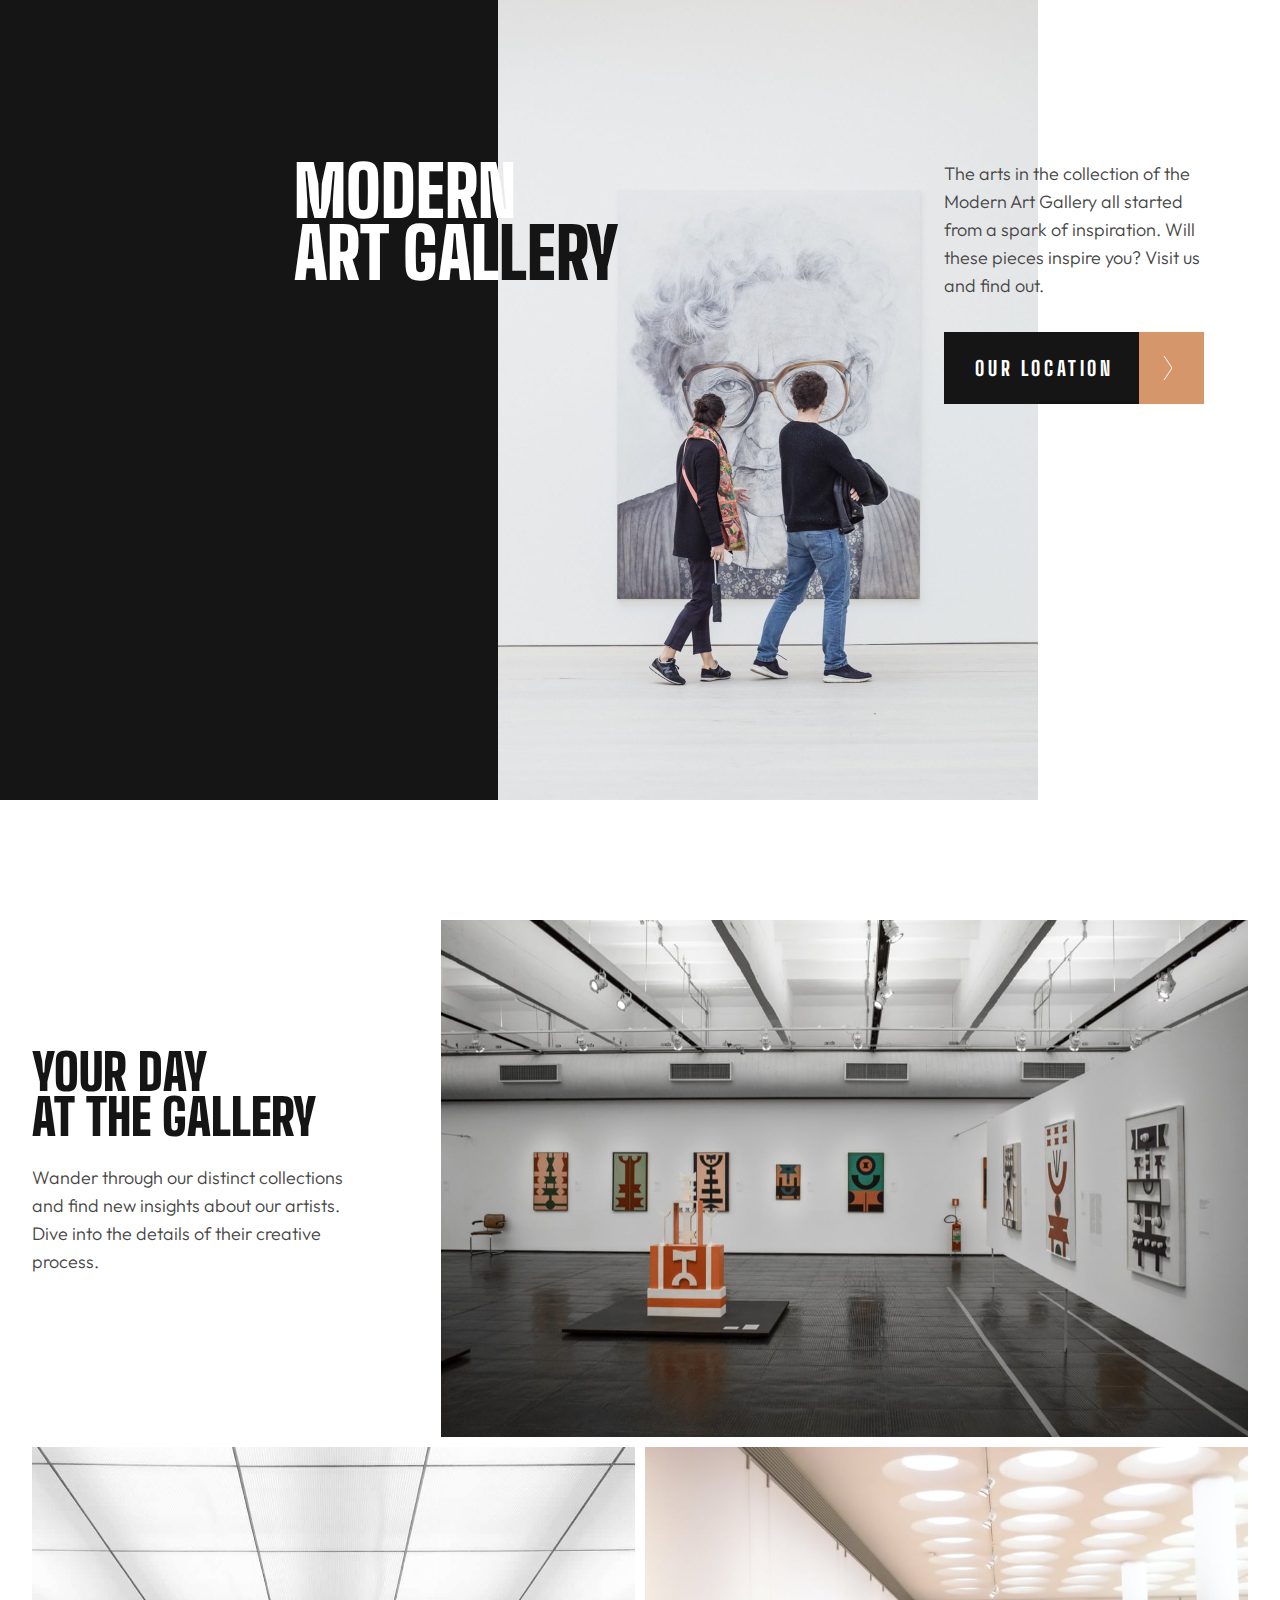
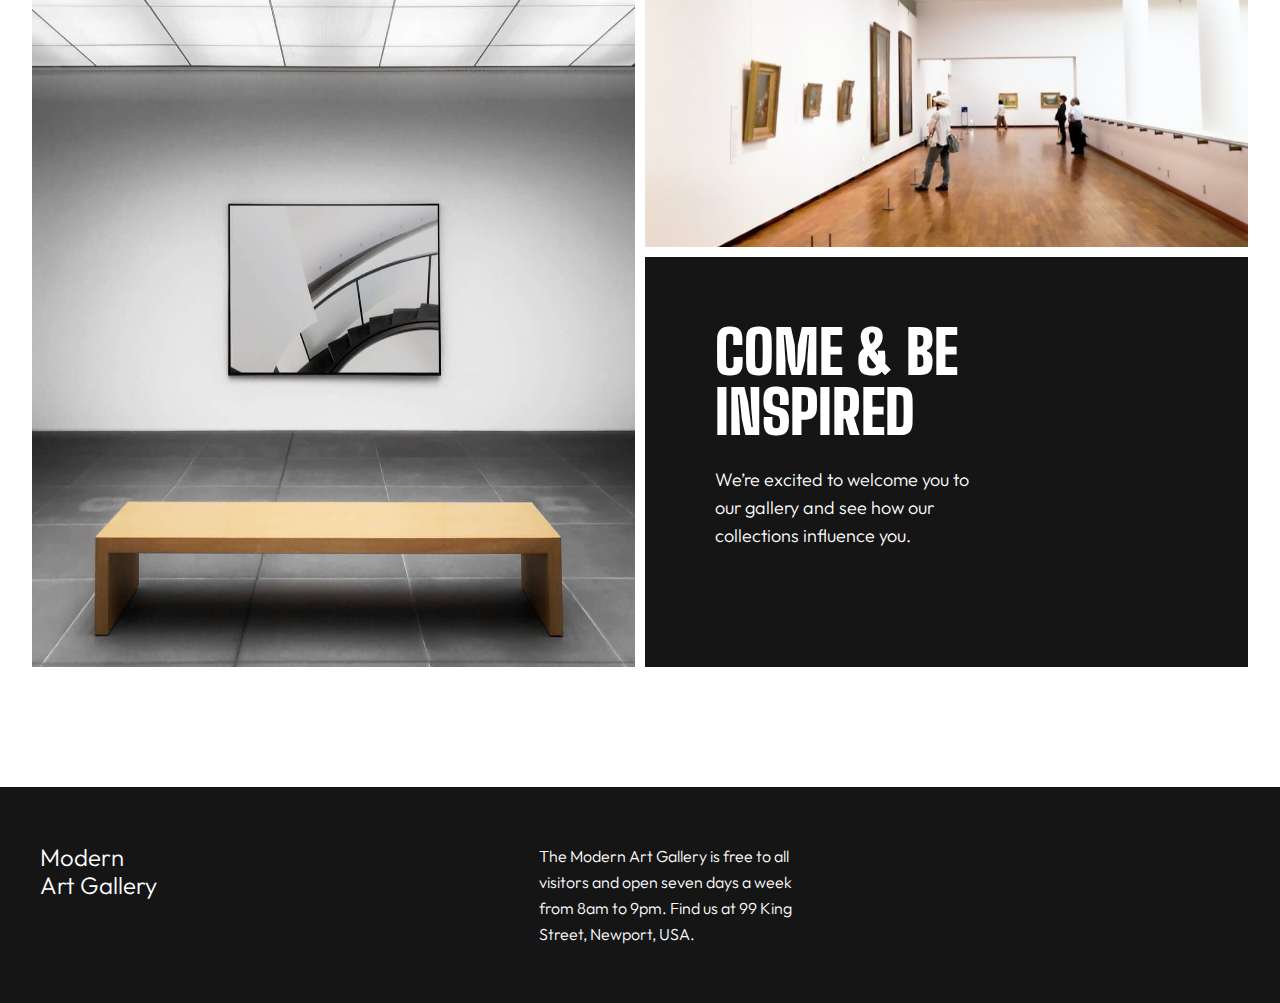
<file: code/index.html>
<!DOCTYPE html>
<html lang="en">
  <head>
    <meta charset="UTF-8" />
    <meta name="viewport" content="width=device-width, initial-scale=1.0" />
    <!-- Link CSS File -->
    <link rel="stylesheet" href="style.css" />
    <!-- Link Google Fonts -->
    <link rel="preconnect" href="https://fonts.googleapis.com" />
    <link rel="preconnect" href="https://fonts.gstatic.com" crossorigin />
    <link
      href="https://fonts.googleapis.com/css2?family=Big+Shoulders+Display:wght@800;900&family=Outfit:wght@300&display=swap"
      rel="stylesheet"
    />
    <!-- FontAwesome -->
    <link
      rel="stylesheet"
      href="https://use.fontawesome.com/releases/v5.15.4/css/all.css"
      integrity="sha384-DyZ88mC6Up2uqS4h/KRgHuoeGwBcD4Ng9SiP4dIRy0EXTlnuz47vAwmeGwVChigm"
      crossorigin="anonymous"
    />
    <link
      rel="icon"
      type="image/png"
      sizes="32x32"
      href="./assets/favicon-32x32.png"
    />

    <title>Art Gallery Website</title>
  </head>
  <body>
    <!-- HEADER -->
    <header>
      <div class="image-wrapper">
        <img src="assets/mobile/image-hero@2x.jpg" alt="hero image" />
        <img src="assets/tablet/image-hero@2x.jpg" alt="hero image" />
        <div class="hero-desktop">
          <div class="hero-desktop-black"></div>
          <img src="assets/desktop/image-hero@2x.jpg" alt="hero image" />
        </div>
      </div>
      <div class="banner">
        <h1>Modern <br />Art Gal<span>lery</span></h1>
        <div class="banner-main">
          <p>
            The arts in the collection of the Modern Art Gallery all started
            from a spark of inspiration. Will these pieces inspire you? Visit us
            and find out.
          </p>
          <button onclick="location.href='location.html'" type="button">
            <p>Our location</p>
            <img src="assets/icon-arrow-right.svg" alt="arrow image" />
          </button>
        </div>
      </div>
    </header>

    <!-- MAIN -->
    <main>
      <div class="container">
        <div class="grid-row1-txt">
          <h2>Your day <br />at the gallery</h2>
          <p>
            Wander through our distinct collections and find new insights about
            our artists. Dive into the details of their creative process.
          </p>
        </div>
        <div class="grid-row1-img">
          <img src="assets/mobile/image-grid-1.jpg" alt="gallery image" />
          <img src="assets/tablet/image-grid-1.jpg" alt="gallery image" />
          <img src="assets/desktop/image-grid-1@2x.jpg" alt="gallery image" />
        </div>
        <div class="grid-col1-img">
          <img src="assets/mobile/image-grid-2.jpg" alt="gallery image" />
          <img src="assets/tablet/image-grid-2.jpg" alt="gallery image" />
          <img src="assets/desktop/image-grid-2@2x.jpg" alt="gallery image" />
        </div>
        <div class="grid-col2-img">
          <img src="assets/mobile/image-grid-3.jpg" alt="gallery image" />
          <img src="assets/tablet/image-grid-3.jpg" alt="gallery image" />
          <img src="assets/desktop/image-grid-3@2x.jpg" alt="gallery image" />
        </div>
        <div class="grid-col2-txt">
          <h2>Come &amp; be inspired</h2>
          <p>
            We’re excited to welcome you to our gallery and see how our
            collections influence you.
          </p>
        </div>
      </div>
    </main>

    <!-- FOOTER -->
    <footer>
      <h3>
        Modern <br />
        Art Gallery
      </h3>
      <p>
        The Modern Art Gallery is free to all visitors and open seven days a
        week from 8am to 9pm. Find us at 99 King Street, Newport, USA.
      </p>
      <div class="social">
        <a href="#"><i class="fab fa-facebook"></i></a>
        <a href="#"><i class="fab fa-instagram"></i></a>
        <a href="#"><i class="fab fa-twitter"></i></a>
      </div>
    </footer>
  </body>
</html>
</file>
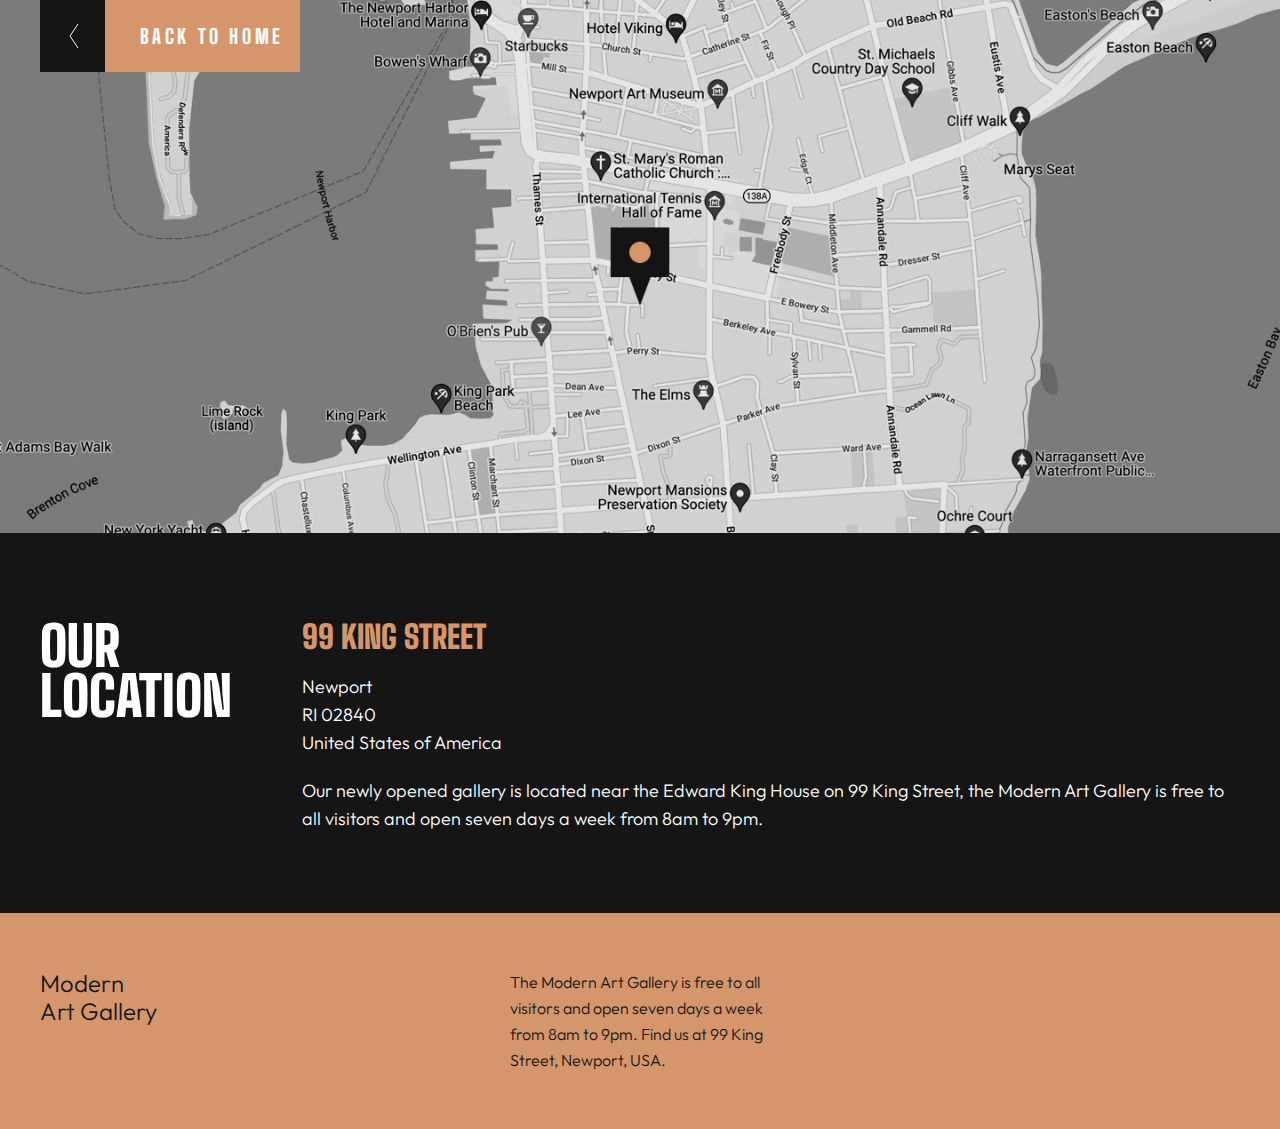
<file: code/location.html>
<!DOCTYPE html>
<html lang="en">
  <head>
    <meta charset="UTF-8" />
    <meta name="viewport" content="width=device-width, initial-scale=1.0" />
    <!-- Link CSS File -->
    <link rel="stylesheet" href="location.css" />

    <!-- Link Google Fonts -->
    <link rel="preconnect" href="https://fonts.googleapis.com" />
    <link rel="preconnect" href="https://fonts.gstatic.com" crossorigin />
    <link
      href="https://fonts.googleapis.com/css2?family=Big+Shoulders+Display:wght@800;900&family=Outfit:wght@300&display=swap"
      rel="stylesheet"
    />

    <!-- FontAwesome -->
    <link
      rel="stylesheet"
      href="https://use.fontawesome.com/releases/v5.15.4/css/all.css"
      integrity="sha384-DyZ88mC6Up2uqS4h/KRgHuoeGwBcD4Ng9SiP4dIRy0EXTlnuz47vAwmeGwVChigm"
      crossorigin="anonymous"
    />
    <link
      rel="icon"
      type="image/png"
      sizes="32x32"
      href="./assets/favicon-32x32.png"
    />

    <title>Art gallery website</title>
  </head>
  <body>
    <!-- HEADER -->
    <header>
      <img src="./assets/mobile/image-map.png" alt="map" />
      <img src="./assets/tablet/image-map.png" alt="map" />
      <img src="./assets/desktop/image-map.png" alt="map" />
      <button onclick="location.href='index.html'" type="button">
        <img src="assets/icon-arrow-left.svg" alt="arrow image" />
        <p>Back to home</p>
      </button>
    </header>

    <!-- MAIN -->
    <main>
      <div class="main-header">
        <h1>Our Location</h1>
      </div>
      <div class="main-content">
        <h2>99 King Street</h2>
        <p>
          Newport <br />
          RI 02840 <br />
          United States of America
        </p>
        <p>
          Our newly opened gallery is located near the Edward King House on 99
          King Street, the Modern Art Gallery is free to all visitors and open
          seven days a week from 8am to 9pm.
        </p>
      </div>
    </main>

    <!-- FOOTER -->
    <footer>
      <div class="footer-header">
        <h3>Modern Art Gallery</h3>
      </div>
      <div class="footer-content">
        <p>
          The Modern Art Gallery is free to all visitors and open seven days a
          week from 8am to 9pm. Find us at 99 King Street, Newport, USA.
        </p>
      </div>
      <div class="social">
        <a href="#"><i class="fab fa-facebook"></i></a>
        <a href="#"><i class="fab fa-instagram"></i></a>
        <a href="#"><i class="fab fa-twitter"></i></a>
      </div>
    </footer>
  </body>
</html>
</file>
<file: code/style.css>
/* Reset CSS  */

* {
  box-sizing: border-box;
}

html {
  font-size: 62.5%;
}

html,
body,
div,
span,
applet,
object,
iframe,
h1,
h2,
h3,
h4,
h5,
h6,
p,
blockquote,
pre,
a,
abbr,
acronym,
address,
big,
cite,
code,
del,
dfn,
em,
img,
ins,
kbd,
q,
s,
samp,
small,
strike,
strong,
sub,
sup,
tt,
var,
b,
u,
i,
center,
dl,
dt,
dd,
ol,
ul,
li,
fieldset,
form,
label,
legend,
table,
caption,
tbody,
tfoot,
thead,
tr,
th,
td,
article,
aside,
canvas,
details,
embed,
figure,
figcaption,
footer,
header,
hgroup,
menu,
nav,
output,
ruby,
section,
summary,
time,
mark,
audio,
video {
  margin: 0;
  padding: 0;
  border: 0;
  font-size: 100%;
  font: inherit;
  vertical-align: baseline;
}
/* HTML5 display-role reset for older browsers */
article,
aside,
details,
figcaption,
figure,
footer,
header,
hgroup,
menu,
nav,
section {
  display: block;
}
body {
  line-height: 1;
}
ol,
ul {
  list-style: none;
}
blockquote,
q {
  quotes: none;
}
blockquote:before,
blockquote:after,
q:before,
q:after {
  content: "";
  content: none;
}
table {
  border-collapse: collapse;
  border-spacing: 0;
}

/* HEADER 
////////////////////////////////////// */

header {
  display: flex;
  flex-direction: column;
  width: 100%;
  overflow: hidden;
  min-width: 18.75rem;
}

.image-wrapper {
  width: 100%;
  height: 100%;
  overflow: hidden;
  margin: 0 auto;
}

.image-wrapper > img[src="assets/mobile/image-hero@2x.jpg"] {
  width: 100%;
  height: 100%;
  object-fit: cover;
}

.image-wrapper > img[src="assets/tablet/image-hero@2x.jpg"] {
  display: none;
}

.hero-desktop > img[src="assets/desktop/image-hero@2x.jpg"] {
  display: none;
}

.banner > h1 {
  font-family: Big Shoulders Display;
  font-style: normal;
  font-weight: 900;
  font-size: 3.75rem;
  line-height: 3.5rem;
  text-transform: uppercase;
  width: 80%;
  color: #151515;
  margin: 2rem 0;
}

.banner-main > p {
  font-family: Outfit, serif;
  font-style: normal;
  font-weight: 300;
  font-size: 1.125rem;
  line-height: 1.75rem;
  color: #444444;
  margin-bottom: 2rem;
  padding: 0;
}

/* BUTTON 
////////////////////////////////////// */

button {
  position: absolute;
  top: 0;
  left: 0;
  display: flex;
  align-content: center;
  justify-content: space-around;
  align-items: center;
  text-transform: uppercase;
  width: 16.25rem;
  height: 4.5rem;
  color: #fff;
  position: relative;
  background: rgb(21, 21, 21);
  background: linear-gradient(
    90deg,
    rgba(21, 21, 21, 1) 75%,
    rgba(213, 150, 108, 1) 75%
  );
  z-index: 1;
  border: none;
}

button:after {
  cursor: pointer;
  position: absolute;
  content: "";
  top: 0;
  left: 0;
  width: 100%;
  height: 100%;
  border-radius: 0.3em;
  background: linear-gradient(
    270deg,
    rgba(21, 21, 21, 1) 25%,
    rgba(213, 150, 108, 1) 25%
  );
  transition: opacity 0.5s ease-out;
  z-index: 2;
  opacity: 0;
}

button:hover:after {
  opacity: 1;
}

button > p {
  font-family: Big Shoulders Display;
  font-style: normal;
  font-weight: 800;
  font-size: 1.25rem;
  line-height: 1.5rem;
  letter-spacing: 0.225rem;
  color: #ffffff;
  position: relative;
  z-index: 3;
  cursor: pointer;
}

button > img {
  position: relative;
  z-index: 3;
  cursor: pointer;
}

/* MAIN 
////////////////////////////////////// */

main {
  padding-top: 7.5rem;
  width: 95%;
  margin: 0 auto;
}

.container {
  display: flex;
  flex-direction: column;
}

.grid-row1-txt {
  order: 2;
}

.grid-row1-img {
  order: 1;
}

img[src="assets/tablet/image-grid-1.jpg"] {
  display: none;
}

img[src="assets/desktop/image-grid-1@2x.jpg"] {
  display: none;
}

img[src="assets/mobile/image-grid-1.jpg"] {
  width: 100%;
}

.grid-col1-img {
  order: 3;
}

img[src="assets/mobile/image-grid-2.jpg"] {
  width: 100%;
}

img[src="assets/tablet/image-grid-2.jpg"] {
  display: none;
}

img[src="assets/desktop/image-grid-2@2x.jpg"] {
  display: none;
}

.grid-col2-img {
  order: 4;
}

img[src="assets/mobile/image-grid-3.jpg"] {
  width: 100%;
  padding: 1rem 0 1rem 0;
}

img[src="assets/tablet/image-grid-3.jpg"] {
  display: none;
}

img[src="assets/desktop/image-grid-3@2x.jpg"] {
  display: none;
}

.grid-col2-txt {
  order: 5;
}

.grid-row1-txt > h2 {
  font-family: Big Shoulders Display;
  font-style: normal;
  font-weight: 900;
  font-size: 3.125rem;
  line-height: 2.8rem;
  text-transform: uppercase;
  color: #151515;
  margin: 1.563rem 0 1.375rem 0;
}

.grid-row1-txt > p {
  font-family: Outfit;
  font-style: normal;
  font-weight: 300;
  font-size: 1.125rem;
  line-height: 1.75rem;
  color: #444444;
  margin-bottom: 2rem;
  padding: 0;
}

.grid-col2-txt {
  background: #151515;
}

.grid-col2-txt > h2 {
  font-family: Big Shoulders Display;
  font-style: normal;
  font-weight: 900;
  font-size: 3.125rem;
  line-height: 45px;
  text-transform: uppercase;
  color: #ffffff;
  padding: 48px 24px 24px 24px;
}

.grid-col2-txt > p {
  font-family: Outfit;
  font-style: normal;
  font-weight: 300;
  font-size: 1.125rem;
  line-height: 1.75rem;
  color: #ffffff;
  padding: 0 1.5rem 1.5rem 1.5rem;
}

/* FOOTER
////////////////////////////////////// */

footer {
  margin-top: 7.5rem;
  background: #151515;
  padding: 2rem 2.625rem;
}

footer > h3 {
  font-family: Outfit;
  font-style: normal;
  font-weight: 300;
  font-size: 1.5rem;
  line-height: 1.75rem;
  color: #ffffff;
  padding-bottom: 2.375rem;
}

footer > p {
  font-family: Outfit;
  font-style: normal;
  font-weight: 300;
  font-size: 1rem;
  line-height: 1.625rem;
  color: #ffffff;
  padding: 0;
}

.social {
  padding: 2.375rem 0 0 0;
}

.social > a {
  height: 1.25rem;
  margin-right: 1.25rem;
  color: #fff;
}

/* MEDIA QUERY
////////////////////////////////////// */

@media (min-width: 375px) {
  header {
    position: relative;
  }

  .image-wrapper > img {
    height: 43.75rem;
  }

  .image-wrapper > img[src="assets/tablet/image-hero@2x.jpg"] {
    display: block;
    width: 26.875rem;
  }
  .image-wrapper > img[src="assets/mobile/image-hero@2x.jpg"] {
    display: none;
  }

  .hero-desktop > img[src="assets/desktop/image-hero@2x.jpg"] {
    display: none;
  }

  .banner {
    position: absolute;
    width: 21.25rem;
    top: 9rem;
    right: 2.5rem;
  }

  .banner > h1 {
    font-size: 4.375rem;
    line-height: 3.9rem;
    width: 100%;
  }

  /* MAIN
////////////////////////////////////// */

  main {
    margin: 0 auto;
  }

  .container {
    display: grid;
    grid-template-columns: 1fr 1fr 1fr 1fr 1fr 1fr;
    grid-template-rows: 1fr 1fr;
    grid-template-areas:
      "grid-row1-txt grid-row1-img"
      "grid-col1-img ."
      "grid-col1-img grid-col2-txt";
    min-width: 650px;
    width: 100%;
    gap: 0.625rem;
  }

  .grid-row1-txt {
    grid-row: 1 / 2;
    grid-column: 1 / 3;
  }

  .grid-row1-txt > h2 {
    margin: 2.5rem 0 0 0;
  }

  .grid-row1-txt > p {
    padding-top: 1.5rem;
    width: 85%;
  }

  .grid-row1-img {
    grid-row: 1 / 2;
    grid-column: 3 / 7;
    width: 100%;
  }

  img[src="assets/mobile/image-grid-1.jpg"] {
    display: none;
  }

  img[src="assets/tablet/image-grid-1.jpg"] {
    display: block;
    background-size: cover;
    width: 100%;
    height: 100%;
  }

  .grid-col1-img {
    grid-row: 2 / 5;
    grid-column: 1 / 4;
  }

  img[src="assets/mobile/image-grid-2.jpg"] {
    display: none;
  }

  img[src="assets/tablet/image-grid-2.jpg"] {
    display: block;
    width: 100%;
    height: 100%;
  }

  .grid-col2-img {
    grid-row: 2 / 3;
    grid-column: 4 / 7;
    width: 100%;
  }

  img[src="assets/mobile/image-grid-3.jpg"] {
    display: none;
  }

  img[src="assets/tablet/image-grid-3.jpg"] {
    display: block;
    width: 100%;
    height: 100%;
  }

  .grid-col2-txt {
    grid-row: 3 / 5;
    grid-column: 4 / 7;
    padding: 5.3rem 1.75rem;
  }

  .grid-col2-txt > h2 {
    padding: 0;
    text-align: left;
  }

  .grid-col2-txt > p {
    padding: 24px 0;
    width: 75%;
  }

  /* FOOTER
////////////////////////////////////// */

  footer {
    display: flex;
    align-content: center;
    justify-content: space-between;
    align-items: flex-start;
    padding: 3.5rem 2.5rem;
  }

  footer > p {
    width: 17.5rem;
  }

  .social {
    display: flex;
    padding: 0;
  }

  .social > a {
    cursor: pointer;
  }

  .social a:nth-of-type(1) {
    margin-right: 0;
  }

  .social a:nth-of-type(2) {
    margin: 0 0 0 1.25rem;
  }

  .social a:nth-of-type(3) {
    margin: 0 0 0 1.25rem;
  }
}

@media (min-width: 768px) {
  body {
    max-width: 1300px;
    width: 100%;
    margin: 0 auto;
  }

  header {
    width: 100%;
    position: relative;
  }

  .hero-desktop {
    display: flex;
  }

  .hero-desktop-black {
    height: 50rem;
    width: 31.125rem;
    background: #151515;
  }

  .image-wrapper > img[src="assets/tablet/image-hero@2x.jpg"] {
    display: none;
  }
  .image-wrapper > img[src="assets/mobile/image-hero@2x.jpg"] {
    display: none;
  }

  .hero-desktop > img[src="assets/desktop/image-hero@2x.jpg"] {
    display: block;
    height: 50rem;
    object-fit: contain;
  }

  .image-wrapper > h1 {
    font-size: 6rem;
    line-height: 5.5rem;
    color: #ffffff;
    width: 31.25rem;
  }

  .image-wrapper span {
    color: #151515;
  }

  .banner {
    display: flex;
    position: absolute;
    width: 75%;
    max-width: 56.875rem;
    top: 20%;
    left: 23%;
  }

  .banner > h1 {
    color: #fff;
    margin-top: 0;
  }

  .banner span {
    color: #151515;
  }

  .banner-main {
    width: 21.875rem;
    margin-left: 50px;
  }

  /* MAIN
////////////////////////////////////// */

  .container {
    grid-template-rows: 517px 400px 400px;
    min-width: 1000px;
  }

  img[src="assets/tablet/image-grid-1.jpg"] {
    display: none;
  }

  img[src="assets/desktop/image-grid-1@2x.jpg"] {
    display: block;
    background-position: center;
    background-size: cover;
    width: 100%;
    height: 100%;
  }

  img[src="assets/tablet/image-grid-2.jpg"] {
    display: none;
  }

  img[src="assets/desktop/image-grid-2@2x.jpg"] {
    display: block;
    background-position: center;
    background-size: cover;
    width: 100%;
    height: 100%;
  }

  img[src="assets/tablet/image-grid-3.jpg"] {
    display: none;
  }

  img[src="assets/desktop/image-grid-3@2x.jpg"] {
    display: block;
    background-position: center;
    background-size: cover;
    width: 100%;
    height: 100%;
  }

  .grid-row1-txt {
    padding-top: 90px;
  }

  .grid-col1-img {
    grid-row: 2 / 5;
    grid-column: 1 / 4;
  }

  .grid-col2-img {
    grid-row: 2 / 2;
    grid-column: 4 / 7;
  }

  .grid-col2-txt {
    grid-row: 3 / 5;
    grid-column: 4 / 7;
    padding: 65px 70px;
  }

  .grid-col2-txt > h2 {
    font-family: Big Shoulders Display;
    font-style: normal;
    font-weight: 900;
    font-size: 60px;
    line-height: 60px;
    /* or 100% */
    width: 80%;

    text-transform: uppercase;

    /* White */

    color: #ffffff;
  }

  .grid-col2-txt > p {
    width: 60%;
  }
}
</file>
<file: code/location.css>
/* RESET CSS
////////////////////////////////////// */

* {
  box-sizing: border-box;
}

html,
body,
div,
span,
applet,
object,
iframe,
h1,
h2,
h3,
h4,
h5,
h6,
p,
blockquote,
pre,
a,
abbr,
acronym,
address,
big,
cite,
code,
del,
dfn,
em,
img,
ins,
kbd,
q,
s,
samp,
small,
strike,
strong,
sub,
sup,
tt,
var,
b,
u,
i,
center,
dl,
dt,
dd,
ol,
ul,
li,
fieldset,
form,
label,
legend,
table,
caption,
tbody,
tfoot,
thead,
tr,
th,
td,
article,
aside,
canvas,
details,
embed,
figure,
figcaption,
footer,
header,
hgroup,
menu,
nav,
output,
ruby,
section,
summary,
time,
mark,
audio,
video {
  margin: 0;
  padding: 0;
  border: 0;
  font-size: 100%;
  font: inherit;
  vertical-align: baseline;
}
/* HTML5 display-role reset for older browsers */
article,
aside,
details,
figcaption,
figure,
footer,
header,
hgroup,
menu,
nav,
section {
  display: block;
}
body {
  line-height: 1;
}
ol,
ul {
  list-style: none;
}
blockquote,
q {
  quotes: none;
}
blockquote:before,
blockquote:after,
q:before,
q:after {
  content: "";
  content: none;
}
table {
  border-collapse: collapse;
  border-spacing: 0;
}

main {
  min-width: 350px;
}

img[src="./assets/tablet/image-map.png"] {
  display: none;
}

img[src="./assets/desktop/image-map.png"] {
  display: none;
}

/* BUTTON 
////////////////////////////////////// */

button {
  top: -560px;
  left: 0;
  display: flex;
  align-content: center;
  justify-content: space-around;
  align-items: center;
  text-transform: uppercase;
  width: 260px;
  height: 72px;
  color: #fff;
  position: relative;
  background: rgb(21, 21, 21);
  background: linear-gradient(
    270deg,
    rgba(213, 150, 108, 1) 75%,
    rgba(21, 21, 21, 1) 75%
  );
  z-index: 1;
  border: none;
  margin-bottom: -75px;
}

button:after {
  cursor: pointer;
  position: absolute;
  content: "";
  top: 0;
  left: 0;
  width: 100%;
  height: 100%;
  border-radius: 0.3em;
  background: linear-gradient(
    90deg,
    rgba(213, 150, 108, 1) 25%,
    rgba(21, 21, 21, 1) 25%
  );
  transition: opacity 0.5s ease-out;
  z-index: 2;
  opacity: 0;
}

button:hover:after {
  opacity: 1;
}

button > p {
  font-family: Big Shoulders Display;
  font-style: normal;
  font-weight: 800;
  font-size: 20px;
  line-height: 24px;
  letter-spacing: 3.6px;
  color: #ffffff;
  position: relative;
  padding-left: 2em;
  z-index: 3;
  cursor: pointer;
}

button > img {
  position: relative;
  padding-left: 1em;
  z-index: 3;
  cursor: pointer;
}

/* MAIN
////////////////////////////////////// */

main {
  background: #151515;
  padding: 48px 16px 0 16px;
}

.main-header > h1 {
  font-family: Big Shoulders Display;
  font-style: normal;
  font-weight: 900;
  font-size: 50px;
  line-height: 45px;
  margin-bottom: 48px;
  text-transform: uppercase;
  color: #ffffff;
}

.main-content > h2 {
  font-family: Big Shoulders Display;
  font-style: normal;
  font-weight: 900;
  font-size: 32px;
  line-height: 32px;
  text-transform: uppercase;
  color: #d5966c;
}

.main-content > p {
  font-family: Outfit;
  font-style: normal;
  font-weight: 300;
  font-size: 18px;
  line-height: 28px;
  color: #ffffff;
  margin: 20px 0;
  width: 90%;
}

.main-content p:nth-child(3) {
  padding-bottom: 56px;
  margin-bottom: 0;
}

/* FOOTER
////////////////////////////////////// */

footer {
  background: #d5966c;
  padding: 48px 16px 48px 16px;
}

.footer-header > h3 {
  font-family: Outfit;
  font-style: normal;
  font-weight: 300;
  font-size: 24px;
  line-height: 28px;
  color: #151515;
  padding-bottom: 38px;
}

.footer-content > p {
  font-family: Outfit;
  font-style: normal;
  font-weight: 300;
  font-size: 16px;
  line-height: 26px;
  color: #151515;
  width: 90%;
}

.social {
  padding: 32px 0 0 0;
  width: 100px;
}

.social > a {
  color: #151515;
}

.social a:nth-of-type(2) {
  margin-left: 10px;
}

.social a:nth-of-type(3) {
  margin-left: 10px;
}

/* MEDIA QUERIE
////////////////////////////////////// */

@media (min-width: 375px) {
  img[src="./assets/mobile/image-map.png"] {
    display: none;
  }

  img[src="./assets/tablet/image-map.png"] {
    display: block;
  }

  header {
    position: relative;
  }

  button {
    position: absolute;
    top: 0;
    left: 40px;
  }

  .map {
    display: none;
  }

  .map-tablet {
    display: block;
  }

  main {
    display: flex;
    padding: 88px 40px 80px 40px;
  }

  .main-header > h1 {
    font-size: 55px;
    line-height: 50px;
    padding-right: 70px;
  }

  .main-content > p {
    width: 100%;
  }

  .main-content p:nth-child(3) {
    margin: 0;
    padding: 0;
  }

  footer {
    display: flex;
    justify-content: space-between;
    align-content: flex-start;
    align-items: flex-start;
    padding: 56px 40px;
  }

  .footer-header {
    width: 120px;
  }

  .footer-content {
    width: 280px;
  }

  .footer-content > p {
    width: 100%;
  }

  .social {
    padding: 0;
    margin: 0;
    width: 100px;
  }
}

@media (min-width: 768px) {
  img[src="./assets/tablet/image-map.png"] {
    display: none;
  }

  img[src="./assets/desktop/image-map.png"] {
    display: block;
    width: 100%;
  }
}
</file>
